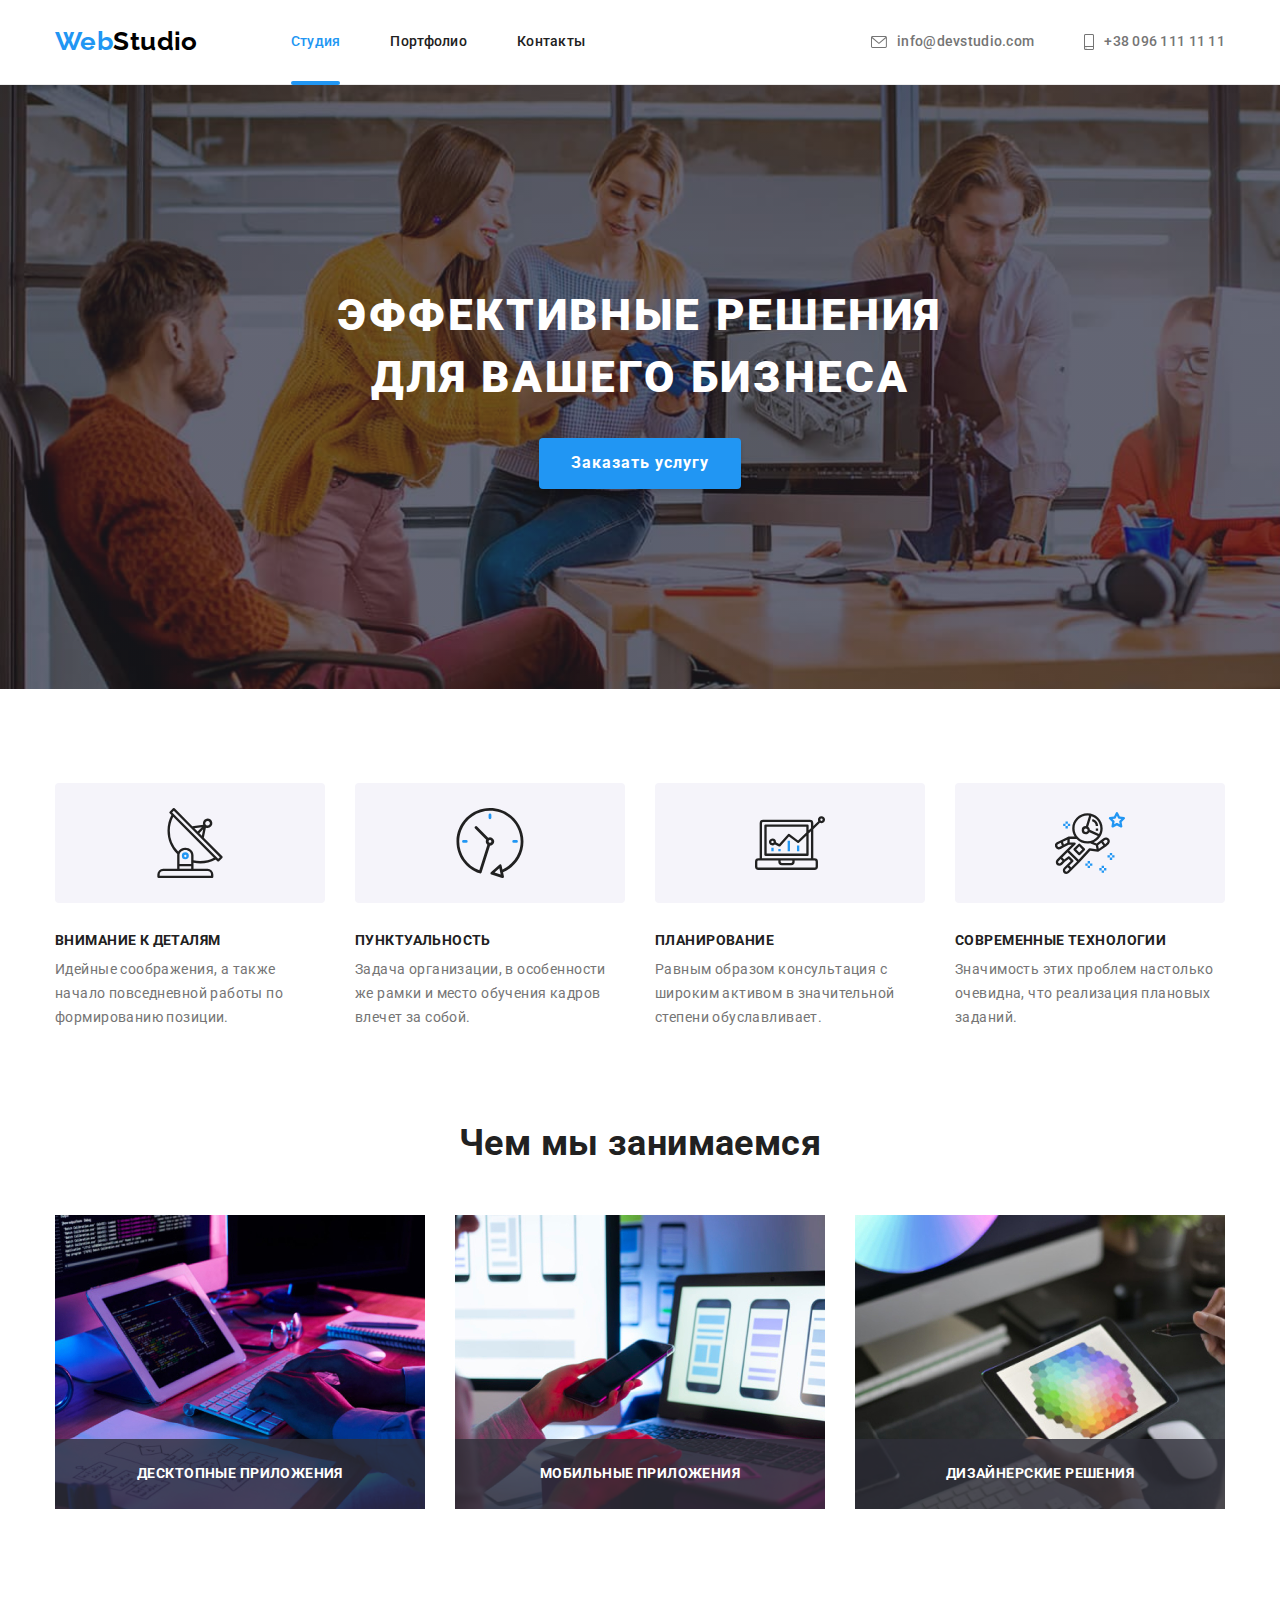
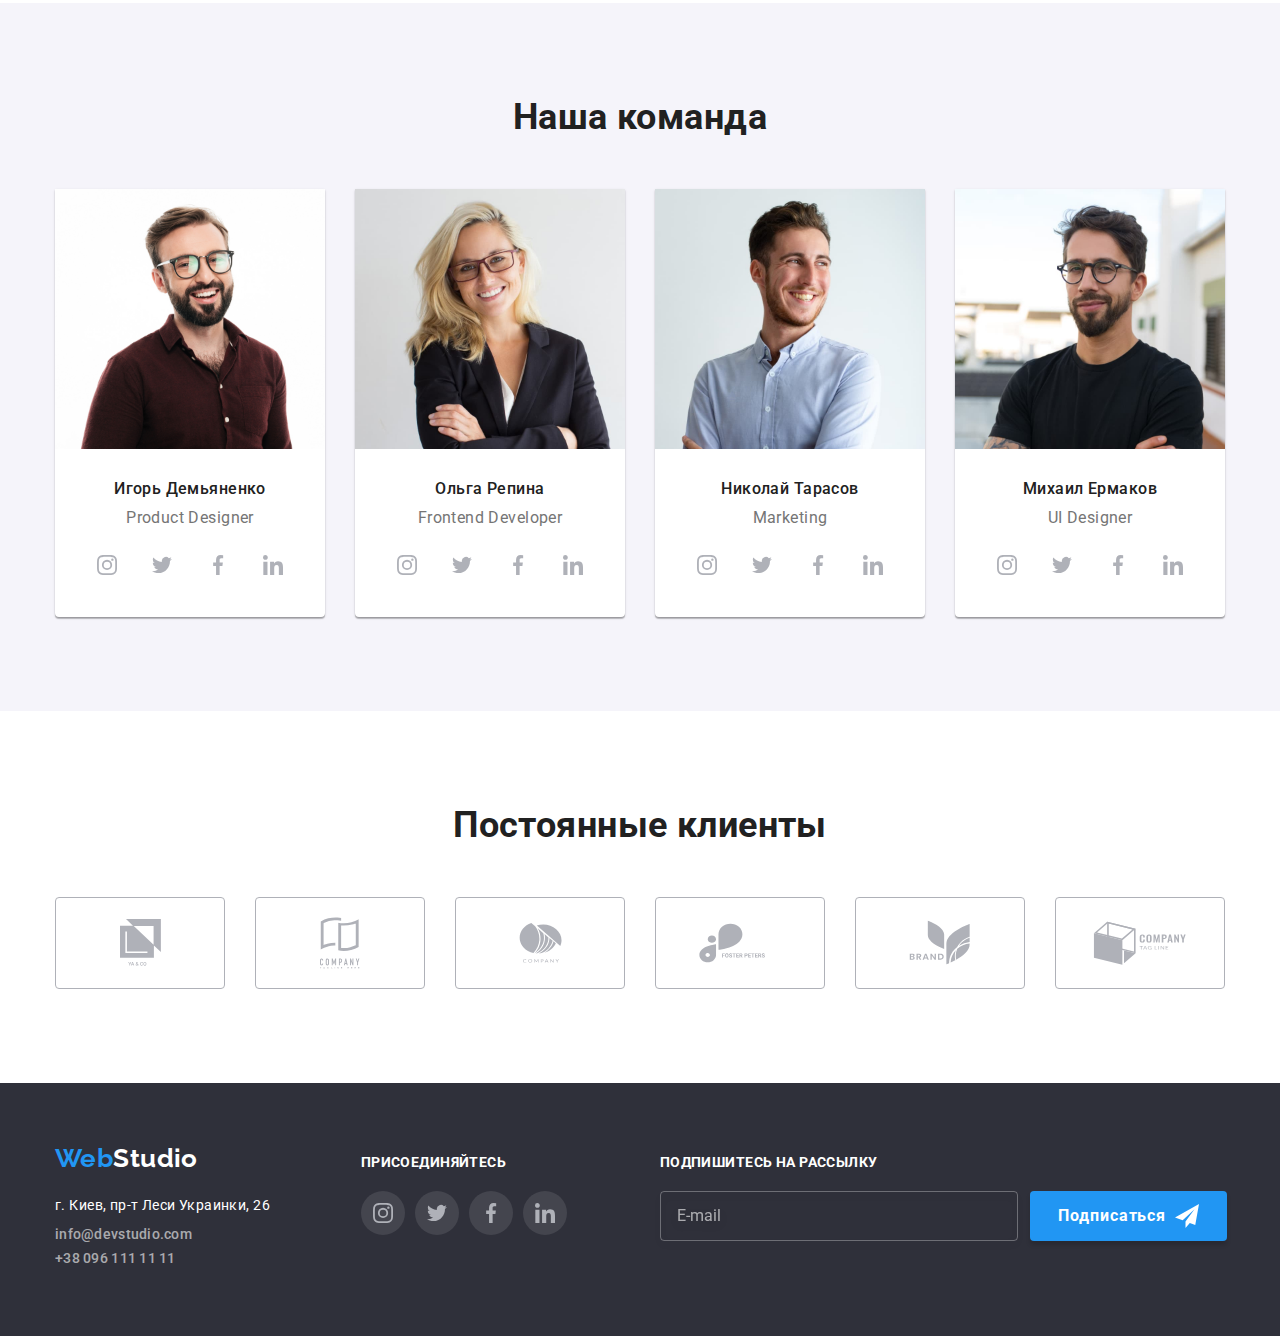
<file: index.html>
<!DOCTYPE html>
<html lang="en">

<head>
    <meta charset="UTF-8">
    <meta http-equiv="X-UA-Compatible" content="IE=edge">
    <meta name="viewport" content="width=device-width, initial-scale=1.0">
    <title>Студия</title>
    <link rel="preconnect" href="https://fonts.googleapis.com">
    <link rel="preconnect" href="https://fonts.gstatic.com" crossorigin>
    <link href="https://fonts.googleapis.com/css2?family=Raleway:wght@700&family=Roboto:wght@400;500;700;900&display=swap"
        rel="stylesheet">
        <link rel="stylesheet" href="./css/normalize.css">
    <link rel="stylesheet" href="./css/styles.css">
    <link rel="stylesheet" href="./css/main.min.css">
</head>

<body>
    <header class="header">
            <div class="container header-nav">
                    <nav class="site-nav">
                        <a href="./index.html" class="logo"><span class="logo__accent">Web</span>Studio</a>
                        <ul class="site-nav__list list">
                            <li class="site-nav__item"><a href="" class="site-nav__link header-link link current">Студия</a></li>
                            <li class="site-nav__item"><a href="./portfolio.html" class="site-nav__link header-link link">Портфолио</a></li>
                            <li class="site-nav__item"><a href="" class="site-nav__link header-link link">Контакты</a></li>
                        </ul>
                    </nav>
                        <ul class="site-nav-contacts list">
                            <li class="site-nav-contacts__item">
                                <a href="mailto:info@devstudio.com" class="mail header__mail link">
                                    <svg class="envelope-icon" width="16" height="12">
                                        <use href="./images/icons.svg#icon-envelope"></use>
                                    </svg>
                                    <span>info@devstudio.com</span>
                                </a>
                            </li>
                            <li class="site-nav-contacts__item">
                                <a href="tel:+380961111111" class="tel header__tel link">
                                    <svg class="smartphone-icon" width="10" height="20">
                                        <use href="./images/icons.svg#icon-smartphone"></use>
                                    </svg>
                                    <span>+38 096 111 11 11</span>
                                </a>
                            </li>
                        </ul>  
            </div>
    </header>

    <main>
            <section class="hero">
                <div class="hero-section">
                    <h1 class="hero__title">Эффективные решения для вашего бизнеса</h1>
            
                    <button type="button" class="hero__button button button_primary" data-modal-open>Заказать услугу</button>
                </div>
            </section>
            <section class="feature feature_section">
               <div class="container">
                    <h2 class="feature__title title visually-hidden">Особенности</h2>
                    <ul class="feature__list list">
                        <li class="feature__item">
                            <div class="feature__item-block">
                                <svg class="feature__element" width="70" height="70">
                                    <use href="./images/icons.svg#icon-antenna"></use>
                                </svg>
                            </div>
                            <h3 class="feature__list-title">Внимание к деталям</h3>
                            <p class="feature__list-text">Идейные соображения, а также начало повседневной работы по формированию позиции.</p>
                        </li>
                        <li class="feature__item">
                            <div class="feature__item-block">
                                <svg class="feature__element" width="70" height="70">
                                    <use href="./images/icons.svg#icon-clock"></use>
                                </svg>
                            </div>
                            <h3 class="feature__list-title">Пунктуальность</h3>
                            <p class="feature__list-text">Задача организации, в особенности же рамки и место обучения кадров влечет за собой.</p>
                        </li>
                        <li class="feature__item">
                            <div class="feature__item-block">
                                <svg class="feature__element" width="70" height="70">
                                    <use href="./images/icons.svg#icon-diagram"></use>
                                </svg>
                            </div>
                            <h3 class="feature__list-title">Планирование</h3>
                            <p class="feature__list-text">Равным образом консультация с широким активом в значительной степени обуславливает.</p>
                        </li>
                        <li class="feature__item">
                            <div class="feature__item-block">
                                <svg class="feature__element" width="70" height="70">
                                    <use href="./images/icons.svg#icon-astronaut"></use>
                                </svg>
                            </div>
                            <h3 class="feature__list-title">Современные технологии</h3>
                            <p class="feature__list-text">Значимость этих проблем настолько очевидна, что реализация плановых заданий.</p>
                        </li>
                    </ul>
               </div>
            </section>
        
            <section class="work work_section">
                <div class="container">
                    <h2 class="work__title title">Чем мы занимаемся</h2>
                    <ul class="work__list list">
                        <li class="work__item">
                            <div class="work__item-card">
                                <img class="work__image" src="./images/img1.jpg" width="370" height="294" alt="Работа на компьютере">
                                <div class="work__block">
                                    <p class="work__text">Десктопные приложения</p>
                                </div>
                            </div>
                        </li>
                        <li class="work__item">
                            <div class="work__item-card">
                                <img class="work__image" src="./images/img2.jpg" width="370" height="294" alt="Работа с телефоном">
                                <div class="work__block">
                                    <p class="work__text">Мобильные приложения</p>
                                </div>
                            </div>
                        </li>
                        <li class="work__item">
                            <div class="work__item-card">
                                <img class="work__image" src="./images/img3.jpg" width="370" height="294" alt="Работа с планшетом">
                                <div class="work__block">
                                    <p class="work__text">Дизайнерские решения</p>
                                </div>
                            </div>
                        </li>
                    </ul>
                </div>
            </section>      
            <section class="team section">
                <div class="container">
                    <h2 class="team__title title">Наша команда</h2>
                    <ul class="team__list list">
                        <li class="team__item">
                            <img src="./images/img_person1.jpg" width="270" height="260" alt="Игорь Демьяненко">
                            <div class="card">
                                <h3 class="card__title">Игорь Демьяненко</h3>
                                <p class="card__text">Product Designer</p>
                                <ul class="social-links">
                                    <li class="social-links__item list">
                                        <a href="" class="social-links__link">
                                            <svg class="social-links__icon" width="20" height="20">
                                                <use href="./images/icons.svg#icon-instagram"></use>
                                            </svg>
                                        </a>
                                    </li>
                                    <li class="social-links__item list">
                                        <a href="" class="social-links__link">
                                            <svg class="social-links__icon" width="20" height="20">
                                                <use href="./images/icons.svg#icon-twitter"></use>
                                            </svg>
                                        </a>
                                    </li>
                                    <li class="social-links__item list">
                                        <a href="" class="social-links__link">
                                            <svg class="social-links__icon" width="20" height="20">
                                                <use href="./images/icons.svg#icon-facebook"></use>
                                            </svg>
                                        </a>
                                    </li>
                                    <li class="social-links__item list">
                                        <a href="" class="social-links__link">
                                            <svg class="social-links__icon" width="20" height="20">
                                                <use href="./images/icons.svg#icon-linkedin"></use>
                                            </svg>
                                        </a>
                                    </li>
                                </ul>
                            </div>
                        </li>
                        <li class="team__item">
                            <img src="./images/img_person2.jpg" width="270" height="260" alt="Ольга Репина">
                            <div class="card">
                                <h3 class="card__title">Ольга Репина</h3>
                                <p class="card__text">Frontend Developer</p>
                                <ul class="social-links">
                                    <li class="social-links__item list">
                                        <a href="" class="social-links__link">
                                            <svg class="social-links__icon" width="20" height="20">
                                                <use href="./images/icons.svg#icon-instagram"></use>
                                            </svg>
                                        </a>
                                    </li>
                                    <li class="social-links__item list">
                                        <a href="" class="social-links__link">
                                            <svg class="social-links__icon" width="20" height="20">
                                                <use href="./images/icons.svg#icon-twitter"></use>
                                            </svg>
                                        </a>
                                    </li>
                                    <li class="social-links__item list">
                                        <a href="" class="social-links__link">
                                            <svg class="social-links__icon" width="20" height="20">
                                                <use href="./images/icons.svg#icon-facebook"></use>
                                            </svg>
                                        </a>
                                    </li>
                                    <li class="social-links__item list">
                                        <a href="" class="social-links__link">
                                            <svg class="social-links__icon" width="20" height="20">
                                                <use href="./images/icons.svg#icon-linkedin"></use>
                                            </svg>
                                        </a>
                                    </li>
                                </ul>
                            </div>
                        </li>
                        <li class="team__item">
                            <img src="./images/img_person3.jpg" width="270" height="260" alt="Николай Тарасов">
                            <div class="card">
                                <h3 class="card__title">Николай Тарасов</h3>
                                <p class="card__text">Marketing</p>
                                <ul class="social-links">
                                    <li class="social-links__item list">
                                        <a href="" class="social-links__link">
                                            <svg class="social-links__icon" width="20" height="20">
                                                <use href="./images/icons.svg#icon-instagram"></use>
                                            </svg>
                                        </a>
                                    </li>
                                    <li class="social-links__item list">
                                        <a href="" class="social-links__link">
                                            <svg class="social-links__icon" width="20" height="20">
                                                <use href="./images/icons.svg#icon-twitter"></use>
                                            </svg>
                                        </a>
                                    </li>
                                    <li class="social-links__item list">
                                        <a href="" class="social-links__link">
                                            <svg class="social-links__icon" width="20" height="20">
                                                <use href="./images/icons.svg#icon-facebook"></use>
                                            </svg>
                                        </a>
                                    </li>
                                    <li class="social-links__item list">
                                        <a href="" class="social-links__link">
                                            <svg class="social-links__icon" width="20" height="20">
                                                <use href="./images/icons.svg#icon-linkedin"></use>
                                            </svg>
                                        </a>
                                    </li>
                                </ul>
                            </div>
                        </li>
                        <li class="team__item"> 
                            <img src="./images/img_person4.jpg" width="270" height="260" alt="Михаил Ермаков">
                            <div class="card">
                                <h3 class="card__title">Михаил Ермаков</h3>
                                <p class="card__text">UI Designer</p>
                                <ul class="social-links">
                                    <li class="social-links__item list">
                                        <a href="" class="social-links__link">
                                            <svg class="social-links__icon" width="20" height="20">
                                                <use href="./images/icons.svg#icon-instagram"></use>
                                            </svg>
                                        </a>
                                    </li>
                                    <li class="social-links__item list">
                                        <a href="" class="social-links__link">
                                            <svg class="social-links__icon" width="20" height="20">
                                                <use href="./images/icons.svg#icon-twitter"></use>
                                            </svg>
                                        </a>
                                    </li>
                                    <li class="social-links__item list">
                                        <a href="" class="social-links__link">
                                            <svg class="social-links__icon" width="20" height="20">
                                                <use href="./images/icons.svg#icon-facebook"></use>
                                            </svg>
                                        </a>
                                    </li>
                                    <li class="social-links__item list">
                                        <a href="" class="social-links__link">
                                            <svg class="social-links__icon" width="20" height="20">
                                                <use href="./images/icons.svg#icon-linkedin"></use>
                                            </svg>
                                        </a>
                                    </li>
                                </ul>
                            </div>
                        </li>
                    </ul>
                </div>
                
            </section>
            
            <section class="clients section">
                <div class="container">
                    <h2 class="clients__title title">
                        Постоянные клиенты
                    </h2>
                   <div class="clients__block">
                        <ul class="clients__list list">
                            <li class="clients__item">
                                <a class="clients__link link" href="">
                                    <svg class="clients__icon" width="41" height="47">
                                        <use href="./images/icons.svg#icon-company1"></use>
                                    </svg>
                                </a>
                            </li>
                            <li class="clients__item">
                                <a class="clients__link link" href="">
                                    <svg class="clients__icon" width="40" height="52">
                                        <use href="./images/icons.svg#icon-company2"></use>
                                    </svg>
                                </a>
                            </li>
                            <li class="clients__item">
                                <a class="clients__link link" href="">
                                    <svg class="clients__icon" width="43" height="41">
                                        <use href="./images/icons.svg#icon-company3"></use>
                                    </svg>
                                </a>
                            </li>
                            <li class="clients__item">
                                <a class="clients__link link" href="">
                                    <svg class="clients__icon" width="84" height="40">
                                        <use href="./images/icons.svg#icon-company4"></use>
                                    </svg>
                                </a>
                            </li>
                            <li class="clients__item">
                                <a class="clients__link link" href="">
                                    <svg class="clients__icon" width="62" height="45">
                                        <use href="./images/icons.svg#icon-company5"></use>
                                    </svg>
                                </a>
                            </li>
                            <li class="clients__item">
                                <a class="clients__link link" href="">
                                    <svg class="clients__icon" width="94" height="44">
                                        <use href="./images/icons.svg#icon-company6"></use>
                                    </svg>
                                </a>
                            </li>
                        </ul>
                   </div>
                </div>
            </section>
    </main>

    <footer class="footer">
       <div class="container footer-flex">
            <div class="footer__contacts">
                <a href="./index.html" class="logo footer__logo"><span class="logo__accent">Web</span>Studio</a>
                <address class="address">
                    <p class="address__text">г. Киев, пр-т Леси Украинки, 26</p>
                    <a href="mailto:info@devstudio.com" class="mail footer__mail">info@devstudio.com</a>
                    <a href="tel:+380961111111" class="tel footer__tel">+38 096 111 11 11</a>
                </address>
            </div>
            <div class="social-links-footer">
                    <p class="social-links-footer__title">Присоединяйтесь</p>
                <ul class="social-links">
                    <li class="social-links__item list">
                        <a href="" class="social-links__link social-links-footer__item">
                            <svg class="social-links__icon social-links-footer__icon" width="20" height="20">
                                <use href="./images/icons.svg#icon-instagram"></use>
                            </svg>
                        </a>
                    </li>
                    <li class="social-links__item list">
                        <a href="" class="social-links__link social-links-footer__item">
                            <svg class="social-links__icon social-links-footer__icon" width="20" height="20">
                                <use href="./images/icons.svg#icon-twitter"></use>
                            </svg>
                        </a>
                    </li>
                    <li class="social-links__item list">
                        <a href="" class="social-links__link social-links-footer__item">
                            <svg class="social-links__icon social-links-footer__icon" width="20" height="20">
                                <use href="./images/icons.svg#icon-facebook"></use>
                            </svg>
                        </a>
                    </li>
                    <li class="social-links__item list">
                        <a href="" class="social-links__link social-links-footer__item">
                            <svg class="social-links__icon social-links-footer__icon" width="20" height="20">
                                <use href="./images/icons.svg#icon-linkedin"></use>
                            </svg>
                        </a>
                    </li>
                </ul>
            </div>
            <div class="footer-contacts-form">
                <p class="footer-contacts-form__title">Подпишитесь на рассылку</p>
                <form class="footer-contacts-form__field">
                    <input class="footer-contacts-form__input" type="email" name="user-email" placeholder="E-mail">
                        <button type="submit" class="button footer-contacts-form__button button_primary">Подписаться
                            <svg class="footer-contacts-form__icon" width="24" height="24">
                                <use href="./images/icons.svg#icon-icon-send"></use>
                            </svg>
                        </button>
                        
                </form>
            </div>
       </div>
    </footer>
    
    <div class="backdrop is-hidden" data-modal>
        <div class="modal">
            <button type="button" class="close-button" data-modal-close>
                <svg class="close-btn" width="11" height="11">
                    <use href="./images/icons.svg#icon-close-btn"></use>
                </svg>
            </button>
            <p class="modal-form-head-title">Оставьте свои данные, мы вам перезвоним</p>
            <form class="modal-form">
                <label class="modal-form__field">Имя
                    <span class="modal-form__input-wraper">
                        <input type="text" name="user-name" class="modal-form__input" required>
                        <svg class="modal-form__icon" width="12" height="12">
                            <use href="./images/icons.svg#icon-form-person"></use>
                        </svg>
                    </span>
                </label>
                <label class="modal-form__field">Телефон
                    <span class="modal-form__input-wraper">
                        <input type="tel" name="user-tel" class="modal-form__input" required>
                        <svg class="modal-form__icon" width="13" height="13">
                            <use href="./images/icons.svg#icon-form-phone"></use>
                        </svg>
                    </span>
                </label>
                <label class="modal-form__field">Почта
                    <span class="modal-form__input-wraper">
                        <input type="email" name="user-email" class="modal-form__input" required>
                        <svg class="modal-form__icon" width="15" height="12">
                            <use href="./images/icons.svg#icon-form-envelope"></use>
                        </svg>
                    </span>
                </label>
                <label class="modal-form__field">Комментарий
                    <textarea name="user-comment" id="" class="modal-form__comment" placeholder="Введите текст"></textarea>
                </label>
                <div class="modal-form__checkbox">
                    <input type="checkbox" name="user-checkbox" id="modal-policy" class="modal-form__checkbox-icon visually-hidden">
                    <label class="modal-form__policy" for="modal-policy">
                        Соглашаюсь с рассылкой и принимаю&nbsp;<a class="modal-form__policy-link" href="">Условия договора</a>
                    </label>
                </div>
                <button type="submit" class="button modal-form__button button_primary">Отправить</button>
            </form>
        </div>
    </div>

    <script src="./js/modal.js"></script>

</body>

</html>
</file>
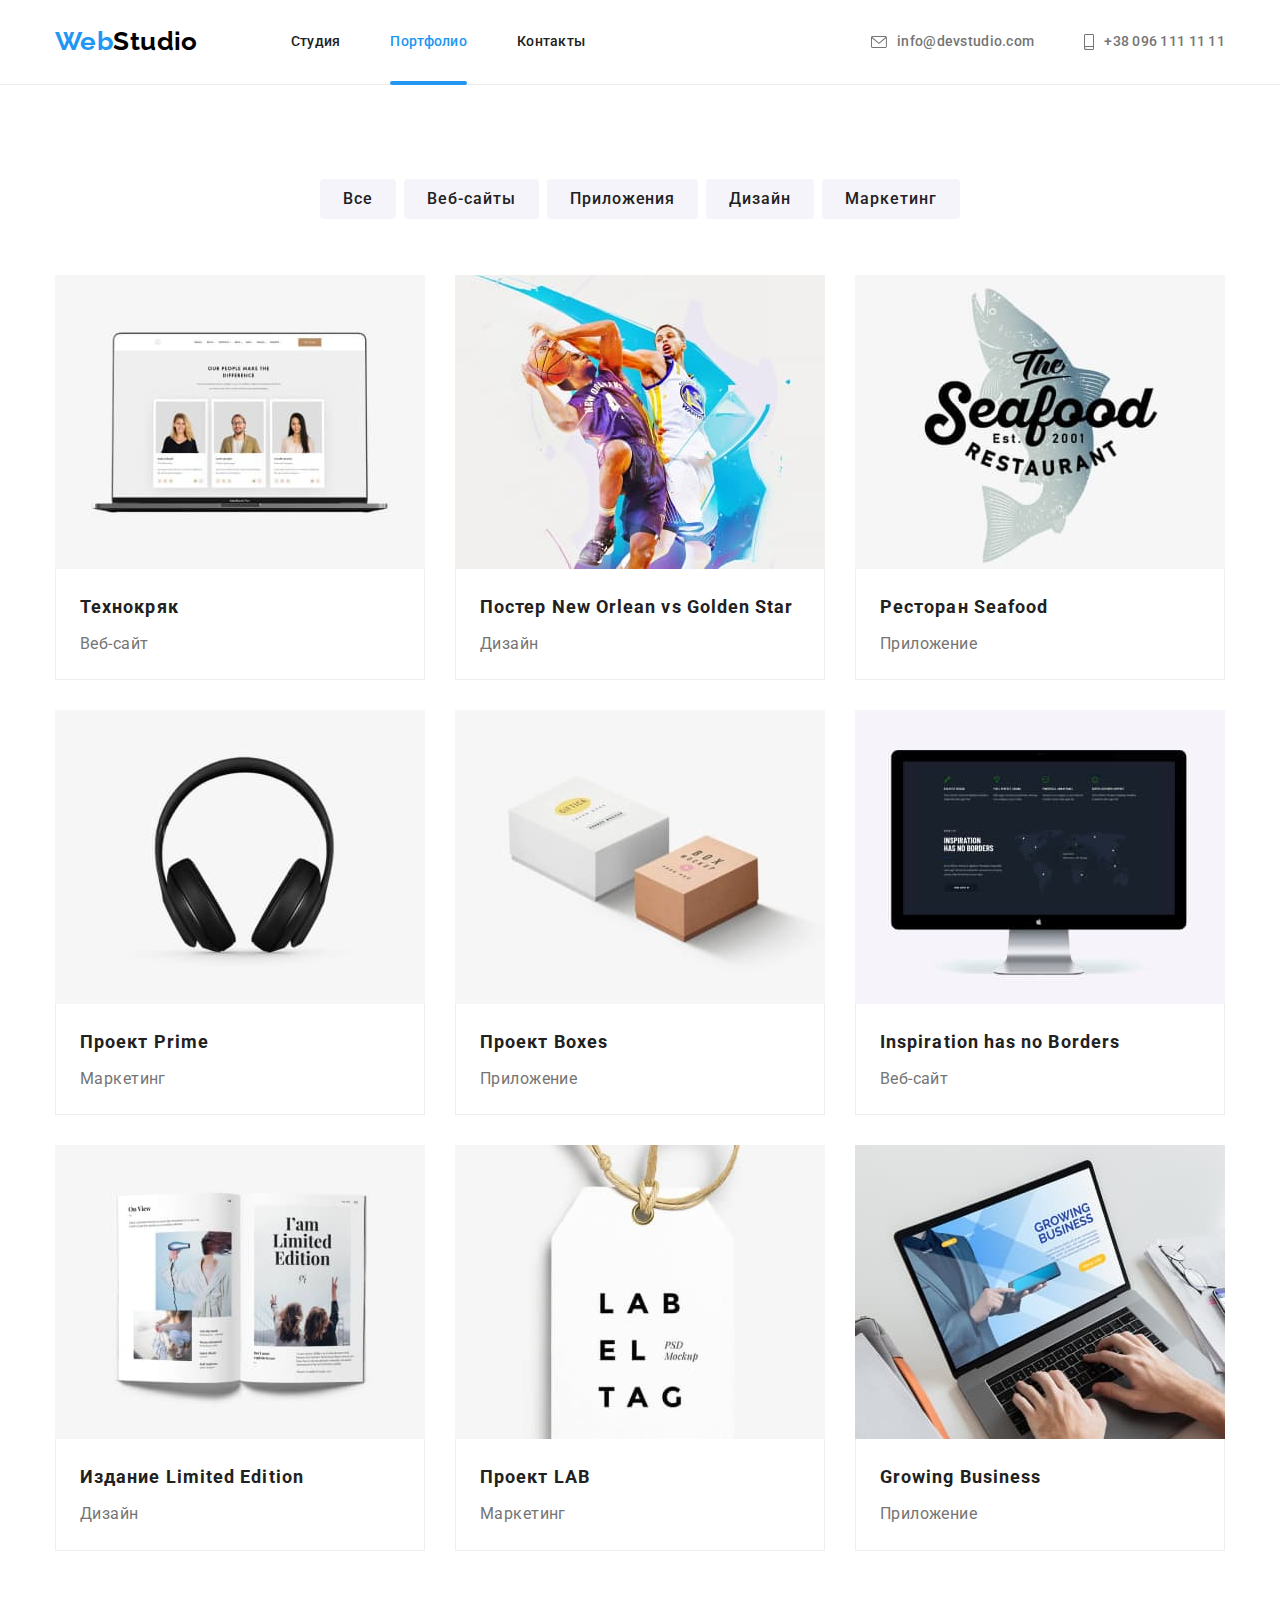
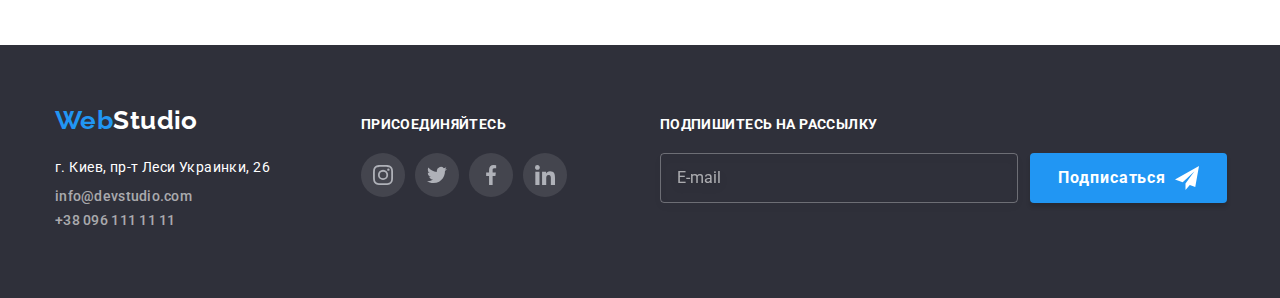
<file: portfolio.html>
<!DOCTYPE html>
<html lang="en">
<head>
    <meta charset="UTF-8">
    <meta http-equiv="X-UA-Compatible" content="IE=edge">
    <meta name="viewport" content="width=device-width, initial-scale=1.0">
    <title>Портфолио</title>
    <link rel="preconnect" href="https://fonts.googleapis.com">
    <link rel="preconnect" href="https://fonts.gstatic.com" crossorigin>
    <link href="https://fonts.googleapis.com/css2?family=Raleway:wght@700&family=Roboto:wght@400;500;700;900&display=swap"
        rel="stylesheet">
        <link rel="stylesheet" href="./css/normalize.css">
    <link rel="stylesheet" href="./css/styles.css">
    <link rel="stylesheet" href="./css/main.min.css">
</head>
<body>
    <header class="header">
        <div class="container header-nav">
            <nav class="site-nav">
                <a href="./index.html" class="logo"><span class="logo__accent">Web</span>Studio</a>
                <ul class="site-nav__list list">
                    <li class="site-nav__item"><a href="./index.html" class="site-nav__link header-link link">Студия</a></li>
                    <li class="site-nav__item"><a href="./portfolio.html" class="site-nav__link header-link link current">Портфолио</a></li>
                    <li class="site-nav__item"><a href="" class="site-nav__link header-link link">Контакты</a></li>
                </ul>
            </nav>
            <ul class="site-nav-contacts list">
                <li class="site-nav-contacts__item">
                    <a href="mailto:info@devstudio.com" class="mail header__mail link">
                        <svg class="envelope-icon" width="16" height="12">
                            <use href="./images/icons.svg#icon-envelope"></use>
                        </svg>
                        <span>info@devstudio.com</span>
                    </a>
                </li>
                <li class="site-nav-contacts__item">
                    <a href="tel:+380961111111" class="tel header__tel link">
                        <svg class="smartphone-icon" width="10" height="20">
                            <use href="./images/icons.svg#icon-smartphone"></use>
                        </svg>
                        <span>+38 096 111 11 11</span>
                    </a>
                </li>
            </ul>
        </div>
    </header>
    <main>
        <div class="container">
            <section class="filter section list">
                <h1 class="filter__title visually-hidden">Портфолио</h1>
                <ul class="filter__list list">
                    <li class="filter__item"><button type="button" class="button button__secondary">Все</button></li>
                    <li class="filter__item"><button type="button" class="button button__secondary">Веб-сайты</button></li>
                    <li class="filter__item"><button type="button" class="button button__secondary">Приложения</button></li>
                    <li class="filter__item"><button type="button" class="button button__secondary">Дизайн</button></li>
                    <li class="filter__item"><button type="button" class="button button__secondary">Маркетинг</button></li>
                </ul>
            
                <ul class="portfolio list">
                    <li class="portfolio__item">
                        <a class="portfolio__link link" href="">
                            <div class="portfolio__image">
                                <img src="./images/portfolio_1.jpg" width="370" height="294" alt="Веб-сайт">
                                <p class="portfolio__image-text">Технокряк это современная площадка распространения коронавируса. Компании используют
                                    эту платформу для цифрового
                                    шпионажа и атак на защищённые сервера конкурентов.</p>
                            </div>
                            <div class="portfolio__content">
                                <h2 class="portfolio__title">Технокряк</h2>
                                <p class="portfolio__text">Веб-сайт</p>
                            </div>
                        </a>
                    </li>
                    <li class="portfolio__item">
                        <a class="portfolio__link link" href="">
                            <div class="portfolio__image">
                                <img src="./images/portfolio_2.jpg" width="370" height="294" alt="Дизайн">
                                <p class="portfolio__image-text">Технокряк это современная площадка распространения коронавируса. Компании
                                    используют эту платформу для цифрового
                                    шпионажа и атак на защищённые сервера конкурентов.</p>
                            </div>
                            <div class="portfolio__content">
                                <h2 class="portfolio__title">Постер New Orlean vs Golden Star</h2>
                                <p class="portfolio__text">Дизайн</p>
                            </div>
                        </a>
                    </li>
                    <li class="portfolio__item">
                        <a class="portfolio__link link" href="">
                            <div class="portfolio__image">
                                <img src="./images/portfolio_3.jpg" width="370" height="294" alt="Приложение">
                                <p class="portfolio__image-text">Технокряк это современная площадка распространения коронавируса. Компании
                                    используют эту платформу для цифрового
                                    шпионажа и атак на защищённые сервера конкурентов.</p>
                            </div>
                            <div class="portfolio__content">
                                <h2 class="portfolio__title">Ресторан Seafood</h2>
                                <p class="portfolio__text">Приложение</p>
                            </div>
                        </a>
                    </li>
                    <li class="portfolio__item">
                        <a class="portfolio__link link" href="">
                            <div class="portfolio__image">
                                <img src="./images/portfolio_4.jpg" width="370" height="294" alt="Маркетинг">
                                <p class="portfolio__image-text">Технокряк это современная площадка распространения коронавируса. Компании
                                    используют эту платформу для цифрового
                                    шпионажа и атак на защищённые сервера конкурентов.</p>
                            </div>
                            <div class="portfolio__content">
                                <h2 class="portfolio__title">Проект Prime</h2>
                                <p class="portfolio__text">Маркетинг</p>
                            </div>
                        </a>
                    </li>
                    <li class="portfolio__item">
                        <a class="portfolio__link link" href="">
                            <div class="portfolio__image">
                                <img src="./images/portfolio_5.jpg" width="370" height="294" alt="Приложение">
                                <p class="portfolio__image-text">Технокряк это современная площадка распространения коронавируса. Компании
                                    используют эту платформу для цифрового
                                    шпионажа и атак на защищённые сервера конкурентов.</p>
                            </div>
                            <div class="portfolio__content">
                                <h2 class="portfolio__title">Проект Boxes</h2>
                                <p class="portfolio__text">Приложение</p>
                            </div>
                        </a>
                    </li>
                    <li class="portfolio__item">
                        <a class="portfolio__link link" href="">
                            <div class="portfolio__image">
                                <img src="./images/portfolio_6.jpg" width="370" height="294" alt="Веб-сайт">
                                <p class="portfolio__image-text">Технокряк это современная площадка распространения коронавируса. Компании
                                    используют эту платформу для цифрового
                                    шпионажа и атак на защищённые сервера конкурентов.</p>
                            </div>
                            <div class="portfolio__content">
                                <h2 class="portfolio__title">Inspiration has no Borders</h2>
                                <p class="portfolio__text">Веб-сайт</p>
                            </div>
                        </a>
                    </li>
                    <li class="portfolio__item">
                        <a class="portfolio__link link" href="">
                            <div class="portfolio__image">
                                <img src="./images/portfolio_7.jpg" width="370" height="294" alt="Дизайн">
                                <p class="portfolio__image-text">Технокряк это современная площадка распространения коронавируса. Компании
                                    используют эту платформу для цифрового
                                    шпионажа и атак на защищённые сервера конкурентов.</p>
                            </div>
                            <div class="portfolio__content">
                                <h2 class="portfolio__title">Издание Limited Edition</h2>
                                <p class="portfolio__text">Дизайн</p>
                            </div>
                        </a>
                    </li>
                    <li class="portfolio__item">
                        <a class="portfolio__link link" href="">
                            <div class="portfolio__image">
                                <img src="./images/portfolio_8.jpg" width="370" height="294" alt="Маркетинг">
                                <p class="portfolio__image-text">Технокряк это современная площадка распространения коронавируса. Компании
                                    используют эту платформу для цифрового
                                    шпионажа и атак на защищённые сервера конкурентов.</p>
                            </div>
                            <div class="portfolio__content">
                                <h2 class="portfolio__title">Проект LAB</h2>
                                <p class="portfolio__text">Маркетинг</p>
                            </div>
                        </a>
                    </li>
                    <li class="portfolio__item">
                       <a class="portfolio__link link" href="">
                            <div class="portfolio__image">
                                <img src="./images/portfolio_9.jpg" width="370" height="294" alt="Приложение">
                                <p class="portfolio__image-text">Технокряк это современная площадка распространения коронавируса. Компании
                                используют эту платформу для цифрового
                                шпионажа и атак на защищённые сервера конкурентов.</p>
                            </div>
                            <div class="portfolio__content">
                                <h2 class="portfolio__title">Growing Business</h2>
                                <p class="portfolio__text">Приложение</p>
                            </div>
                       </a>
                    </li>
                </ul>
            </section>

        </div>
    </main>

<footer class="footer">
    <div class="container footer-flex">
        <div class="footer__contacts">
            <a href="./index.html" class="logo footer__logo"><span class="logo__accent">Web</span>Studio</a>
            <address class="address">
                <p class="address__text">г. Киев, пр-т Леси Украинки, 26</p>
                <a href="mailto:info@devstudio.com" class="mail footer__mail">info@devstudio.com</a>
                <a href="tel:+380961111111" class="tel footer__tel">+38 096 111 11 11</a>
            </address>
        </div>
        <div class="social-links-footer">
            <p class="social-links-footer__title">Присоединяйтесь</p>
            <ul class="social-links">
                <li class="social-links__item list">
                    <a href="" class="social-links__link social-links-footer__item">
                        <svg class="social-links__icon social-links-footer__icon" width="20" height="20">
                            <use href="./images/icons.svg#icon-instagram"></use>
                        </svg>
                    </a>
                </li>
                <li class="social-links__item list">
                    <a href="" class="social-links__link social-links-footer__item">
                        <svg class="social-links__icon social-links-footer__icon" width="20" height="20">
                            <use href="./images/icons.svg#icon-twitter"></use>
                        </svg>
                    </a>
                </li>
                <li class="social-links__item list">
                    <a href="" class="social-links__link social-links-footer__item">
                        <svg class="social-links__icon social-links-footer__icon" width="20" height="20">
                            <use href="./images/icons.svg#icon-facebook"></use>
                        </svg>
                    </a>
                </li>
                <li class="social-links__item list">
                    <a href="" class="social-links__link social-links-footer__item">
                        <svg class="social-links__icon social-links-footer__icon" width="20" height="20">
                            <use href="./images/icons.svg#icon-linkedin"></use>
                        </svg>
                    </a>
                </li>
            </ul>
        </div>
        <div class="footer-contacts-form">
            <p class="footer-contacts-form__title">Подпишитесь на рассылку</p>
            <form class="footer-contacts-form__field">
                <input class="footer-contacts-form__input" type="email" name="user-email" placeholder="E-mail">
                <button type="submit" class="button footer-contacts-form__button button_primary">Подписаться
                    <svg class="footer-contacts-form__icon" width="24" height="24">
                        <use href="./images/icons.svg#icon-icon-send"></use>
                    </svg>
                </button>
        
            </form>
        </div>
    </div>
</footer>


</body>
</html>
</file>
<file: css/styles.css>
/* цвет основного текста - #757575 */
/* Вторичный цвет текста - #212121 */
/* основной цвет фона - #FFFFFF */
/* вторичный цвет фона - #F5F4FA */
/* цвет фона footer - #2F303A */
/* акцент - #2196F3 */

/* common */

/* components */

/* Logo */

/* header */

/* Site-nav */

/* site-nav-contacts */

/* hero */

/* features */

/* work */

/* team */

/* social links */

/* clients */

/* button */

/* footer */

/* address */

/* social links footer */

/* footer contacts form */

/* modal */

/* modal-form */

/* portfolio page */

/* filter */

/* portfolio section*/
</file>
<file: css/main.min.css>
:root{--logo-color: #000000;--primary-text-color: #757575;--secondary-text-color: #212121;--main-bg-color: #ffffff;--secondary-bg-color: #f5f4fa;--footer-bg-color: #2f303a;--accent-color: #2196f3;--btn-primary-hover: #188ce8;--portfolio-border: #eeeeee;--header-border: #ececec;--bg-image-color: #c4c4c4;--social-link-item-color: #afb1b8}.visually-hidden{position:absolute !important;clip:rect(1px 1px 1px 1px);clip:rect(1px, 1px, 1px, 1px);padding:0 !important;border:0 !important;height:1px !important;width:1px !important;overflow:hidden}body{background-color:var(--main-bg-color);color:var(--primary-text-color);font-family:'Roboto', sans-serif;font-size:14px;line-height:1.7;letter-spacing:0.03em}h1,h2,h3,h4,h5,h6,p,ul,ol{padding:0;margin:0}img{display:block;width:100%}.link{text-decoration:none}.list{list-style:none}.container{margin-left:auto;margin-right:auto;width:1200px;padding-left:15px;padding-right:15px}.section{padding-top:94px;padding-bottom:94px}.social-links{display:flex;justify-content:space-between}.social-links__link{border-radius:50%;height:44px;width:44px;display:flex;justify-content:center;align-items:center;fill:var(--social-link-item-color);transition:background-color 250ms cubic-bezier(0.4, 0, 0.2, 1),fill 250ms cubic-bezier(0.4, 0, 0.2, 1)}.social-links__link:hover,.social-links__link:focus{background-color:var(--accent-color);fill:#ffffff}.button{border-radius:4px;display:inline-block;padding:10px 32px;font-weight:700;font-size:16px;line-height:1.9;text-align:center;letter-spacing:0.06em;cursor:pointer;color:var(--main-bg-color);text-decoration:none;border-style:none}.button_primary{box-shadow:0px 4px 4px rgba(0,0,0,0.15);color:var(--main-bg-color);background-color:var(--accent-color);transition:background-color 250ms cubic-bezier(0.4, 0, 0.2, 1),color 250ms cubic-bezier(0.4, 0, 0.2, 1)}.button_primary:hover,.button_primary:focus{color:var(--main-bg-color);background-color:var(--btn-primary-hover)}.button__secondary{padding:6px 22px;font-weight:500;font-size:16px;line-height:1.6;text-align:center;border:1px solid transparent;color:var(--secondary-text-color);background-color:var(--secondary-bg-color);transition:background-color 250ms cubic-bezier(0.4, 0, 0.2, 1),box-shadow 250ms cubic-bezier(0.4, 0, 0.2, 1),color 250ms cubic-bezier(0.4, 0, 0.2, 1)}.button__secondary:hover,.button__secondary:focus{box-shadow:0px 4px 4px rgba(0,0,0,0.15);color:var(--main-bg-color);background-color:var(--accent-color)}.backdrop{position:fixed;top:0;left:0;right:0;bottom:0;z-index:100;background-color:rgba(0,0,0,0.2);transition:opacity 250ms cubic-bezier(0.4, 0, 0.2, 1),visibility 250ms cubic-bezier(0.4, 0, 0.2, 1)}.backdrop.is-hidden{opacity:0;visibility:hidden;pointer-events:none}.modal{position:absolute;top:50%;left:50%;transform:translate(-50%, -50%);max-width:528px;max-height:581px;padding:40px;background-color:var(--main-bg-color);box-shadow:0px 1px 3px rgba(0,0,0,0.12),0px 1px 1px rgba(0,0,0,0.14),0px 2px 1px rgba(0,0,0,0.2);border-radius:4px}.close-button{position:absolute;top:8px;right:8px;width:30px;height:30px;background:var(--main-bg-color);border-radius:50%;border:1px solid rgba(0,0,0,0.1);background-color:transparent;padding:0;cursor:pointer;transition:border-color 250ms cubic-bezier(0.4, 0, 0.2, 1),fill 250ms cubic-bezier(0.4, 0, 0.2, 1)}.close-button:hover,.close-button:focus{border-color:var(--accent-color)}.close-button:hover>.close-btn,.close-button:focus>.close-btn{fill:var(--accent-color)}.modal-form{display:flex;flex-direction:column}.modal-form-head-title{margin-bottom:12px;font-weight:700;font-size:20px;line-height:1.15;text-align:center;letter-spacing:0.03em;color:var(--secondary-text-color)}.modal-form__field{margin-bottom:10px;font-size:12px;line-height:1.16;letter-spacing:0.01em;color:var(--primary-text-color)}.modal-form__input-wraper{position:relative;display:block;margin-top:4px}.modal-form__input{width:448px;height:40px;padding-left:42px;font-size:12px;line-height:1.16;letter-spacing:0.01em;color:var(--primary-text-color);border:1px solid rgba(33,33,33,0.2);border-radius:4px;transition:border-color 250ms cubic-bezier(0.4, 0, 0.2, 1),fill 250ms cubic-bezier(0.4, 0, 0.2, 1)}.modal-form__input:focus{border-color:var(--accent-color);outline:none}.modal-form__icon{position:absolute;display:block;top:50%;left:15px;transform:translateY(-50%)}.modal-form__input:focus+.modal-form__icon{fill:var(--accent-color)}.modal-form__comment{width:100%;height:120px;padding:12px 16px;border:1px solid rgba(33,33,33,0.2);border-radius:4px;resize:none;transition:border-color 250ms cubic-bezier(0.4, 0, 0.2, 1)}.modal-form__comment:focus{border-color:var(--accent-color);outline:none}.modal-form__comment::placeholder{font-size:14px;line-height:1.14;letter-spacing:0.01em;color:rgba(117,117,117,0.5)}.modal-form__policy{display:flex;align-items:center;margin-bottom:30px;line-height:1.71;letter-spacing:0.03em;color:var(--primary-text-color)}.modal-form__policy::before{content:'';display:block;width:16px;height:15px;border-radius:2px;background-color:transparent;border:2px solid var(--secondary-text-color);cursor:pointer;margin-right:7px}.modal-form__checkbox-icon:checked+.modal-form__policy::before{background-image:url(../images/icon-check.svg);background-repeat:no-repeat;background-position:center;background-color:var(--accent-color)}.modal-form__checkbox{position:relative}.modal-form__checkbox-icon{position:absolute;top:0;left:0}.modal-form__button{align-self:center;padding:10px 55px}.modal-form__policy-link{color:var(--accent-color)}.logo{font-family:'Raleway', sans-serif;font-weight:700;font-size:26px;line-height:1.2;color:var(--logo-color);text-decoration:none;margin-right:93px}.logo__accent{color:var(--accent-color)}.footer__logo{font-family:'Raleway', sans-serif;font-weight:700;font-size:26px;line-height:1.2;text-decoration:none;color:var(--main-bg-color);margin-bottom:20px}.header{border-bottom:1px solid var(--header-border)}.header-nav{align-items:center;display:flex}.header-link{position:relative;display:inline-block}.header-link:hover::after,.header-link:focus::after{display:block;content:'';position:absolute;left:0;bottom:-3px;width:100%;height:4px;border-radius:2px;background-color:var(--accent-color)}.site-nav{display:flex;align-items:center;margin-right:auto}.site-nav__list{display:flex}.site-nav__link{padding-top:32px;padding-bottom:32px;font-weight:500;line-height:1.1;letter-spacing:0.02em;text-decoration:none;color:var(--secondary-text-color);transition:color 250ms cubic-bezier(0.4, 0, 0.2, 1)}.site-nav__link:hover,.site-nav__link:focus{color:var(--accent-color);cursor:pointer}.site-nav__item:not(:last-child){margin-right:50px}.current{color:var(--accent-color);position:relative}.current::after{display:block;content:'';position:absolute;left:0;bottom:-3px;width:100%;height:4px;border-radius:2px;background-color:var(--accent-color)}.site-nav-contacts{display:flex;align-items:center}.envelope-icon,.smartphone-icon{margin-right:10px;fill:currentColor}.mail{margin-right:50px;display:flex;align-items:center;font-weight:500;line-height:1.1;letter-spacing:0.02em;text-decoration:none;color:var(--primary-text-color);transition:color 250ms cubic-bezier(0.4, 0, 0.2, 1)}.mail:hover,.mail:focus{color:var(--accent-color);cursor:pointer;fill:var(--accent-color)}.tel{display:flex;align-items:center;font-weight:500;line-height:1.1;letter-spacing:0.02em;text-decoration:none;color:var(--primary-text-color);transition:color 250ms cubic-bezier(0.4, 0, 0.2, 1)}.tel:hover,.tel:focus{color:var(--accent-color);cursor:pointer;fill:var(--accent-color)}.header__mail,.header__tel{padding-top:32px;padding-bottom:32px}.hero{background-image:linear-gradient(to right, rgba(47,48,58,0.4), rgba(47,48,58,0.4)),url(../images/background-image.jpg);background-size:cover;background-color:var(--bg-image-color);max-width:1600px;padding-top:200px;padding-bottom:200px;text-align:center}.hero-section{max-width:700px;margin:0 auto}.hero__title{font-weight:900;font-size:44px;line-height:1.4;text-align:center;letter-spacing:0.06em;text-transform:uppercase;color:var(--main-bg-color)}.hero__button{margin-top:30px}.title{font-weight:700;font-size:36px;line-height:1.16;text-align:center;color:var(--secondary-text-color)}.feature_section{padding-top:94px;padding-bottom:47px}.feature__list-title{font-weight:700;line-height:1.1;font-size:14px;text-transform:uppercase;color:var(--secondary-text-color)}.feature__list{display:flex;margin-right:-30px;margin-bottom:-30px}.feature__item{flex-basis:calc((100% - 120px) / 4);margin-right:30px;margin-bottom:30px}.feature__list-text{margin-top:10px}.feature__item-block{background-color:#f5f4fa;border-radius:4px;margin-bottom:30px;display:flex;justify-content:center;align-items:center;height:120px}.work__list{display:flex;margin-right:-30px;margin-bottom:-30px}.title{font-weight:700;font-size:36px;line-height:1.16;text-align:center;color:var(--secondary-text-color)}.work__item{flex-basis:calc((100% - 90px) / 3);margin-right:30px;margin-bottom:30px;margin-top:50px}.work_section{padding-top:47px;padding-bottom:94px}.work__item-card{position:relative}.work__block{position:absolute;bottom:0;right:0;width:370px;height:70px;background-color:rgba(47,48,58,0.8)}.work__text{padding-top:27px;padding-bottom:27px;font-weight:700;line-height:1.14;text-align:center;letter-spacing:0.03em;text-transform:uppercase;color:var(--main-bg-color)}.team{background-color:var(--secondary-bg-color)}.team__list{display:flex;margin-right:-30px;margin-bottom:-30px}.title{font-weight:700;font-size:36px;line-height:1.16;text-align:center;color:var(--secondary-text-color)}.team__title{margin-bottom:50px}.team__item{background-color:var(--main-bg-color);box-shadow:0px 1px 3px rgba(0,0,0,0.12),0px 1px 1px rgba(0,0,0,0.14),0px 2px 1px rgba(0,0,0,0.2);border-radius:0px 0px 4px 4px;flex-basis:calc((100% - 120px) / 4);text-align:center;margin-right:30px;margin-bottom:30px}.card{padding:30px}.card__title{font-weight:500;font-size:16px;line-height:1.2;text-align:center;color:var(--secondary-text-color);margin-bottom:10px}.card__text{font-size:16px;line-height:1.2;text-align:center;margin-bottom:16px}.clients__title{margin-bottom:50px}.title{font-weight:700;font-size:36px;line-height:1.16;text-align:center;color:var(--secondary-text-color)}.clients__list{display:flex;justify-content:space-between}.clients__item{display:flex}.clients__link{display:flex;justify-content:center;align-items:center;width:170px;height:92px;border:1px solid var(--social-link-item-color);border-radius:4px;fill:var(--social-link-item-color);transition:border 250ms cubic-bezier(0.4, 0, 0.2, 1),fill 250ms cubic-bezier(0.4, 0, 0.2, 1)}.clients__link:hover,.clients__link:focus{border:1px solid var(--accent-color);fill:var(--accent-color)}.footer{background-color:var(--footer-bg-color);padding-top:60px;padding-bottom:60px}.footer-flex{display:flex;align-items:baseline}.footer__contacts{display:flex;flex-direction:column;margin-right:70px}.address{font-style:normal;color:var(--main-bg-color);display:flex;flex-direction:column}.footer__mail{margin-bottom:9px;color:rgba(255,255,255,0.6);transition:background-color 250ms cubic-bezier(0.4, 0, 0.2, 1),color 250ms cubic-bezier(0.4, 0, 0.2, 1)}.footer__mail:hover,.footer__mail:focus{color:var(--accent-color);cursor:pointer}.footer__tel{margin-bottom:9px;color:rgba(255,255,255,0.6);transition:background-color 250ms cubic-bezier(0.4, 0, 0.2, 1),color 250ms cubic-bezier(0.4, 0, 0.2, 1)}.footer__tel:hover,.footer__tel:focus{color:var(--accent-color);cursor:pointer}.address__text{margin-bottom:9px}.social-links-footer{display:flex;flex-direction:column;margin-right:93px}.social-links-footer__title{font-weight:700;font-size:14px;line-height:1.14;text-transform:uppercase;color:var(--main-bg-color);margin-bottom:20px}.social-links__item:not(:last-child){margin-right:10px}.social-links-footer__item{background-color:rgba(255,255,255,0.1)}.footer-contacts-form__title{display:block;font-weight:700;font-size:14px;line-height:1.14;text-transform:uppercase;color:var(--main-bg-color);margin-bottom:20px}.footer-contacts-form__field{display:flex}.footer-contacts-form__button{display:inline-flex;align-items:center;padding:10px 28px}.footer-contacts-form__icon{margin-left:9px}.footer-contacts-form__input{width:358px;height:50px;padding-left:16px;padding-top:15px;padding-bottom:15px;margin-right:12px;border:1px solid rgba(255,255,255,0.3);filter:drop-shadow(0px 4px 4px rgba(0,0,0,0.15));border-radius:4px;background-color:transparent;color:rgba(255,255,255,0.6);font-size:16px;line-height:1.25}.footer-contacts-form__input::placeholder{color:rgba(255,255,255,0.6)}.filter__title{font-weight:700;font-size:36px;line-height:1.16;text-align:center;color:var(--secondary-text-color)}.filter__list{display:flex;justify-content:center;margin-bottom:56px}.filter__item:not(:last-child){margin-right:8px}.portfolio__title{font-weight:700;font-size:18px;line-height:2;letter-spacing:0.06em;margin-bottom:4px;color:var(--secondary-text-color)}.portfolio{display:flex;flex-wrap:wrap;margin-right:-30px;margin-bottom:-30px}.portfolio__item{background-color:var(--main-bg-color);flex-basis:calc((100% - 90px) / 3);margin-right:30px;margin-bottom:30px;transition:box-shadow 250ms cubic-bezier(0.4, 0, 0.2, 1)}.portfolio__item:hover,.portfolio__item:focus{box-shadow:0px 1px 1px rgba(0,0,0,0.12),0px 4px 4px rgba(0,0,0,0.06),1px 4px 6px rgba(0,0,0,0.16)}.portfolio__content{padding:20px 24px;border:1px solid var(--portfolio-border);border-top:none}.portfolio__text{font-size:16px;line-height:1.9}.portfolio__image{position:relative;overflow:hidden}.portfolio__image-text{position:absolute;top:0;left:0;padding:63px 24px;width:100%;height:100%;background-color:rgba(33,150,243,0.9);font-size:18px;line-height:1.55;letter-spacing:0.03em;color:var(--main-bg-color);transform:translateY(100%);transition:transform 250ms cubic-bezier(0.4, 0, 0.2, 1)}.portfolio__link:hover .portfolio__image-text,.portfolio__link:focus .portfolio__image-text{transform:translateY(0)}.portfolio__link{color:var(--primary-text-color)}
/*# sourceMappingURL=main.min.css.map */
</file>
